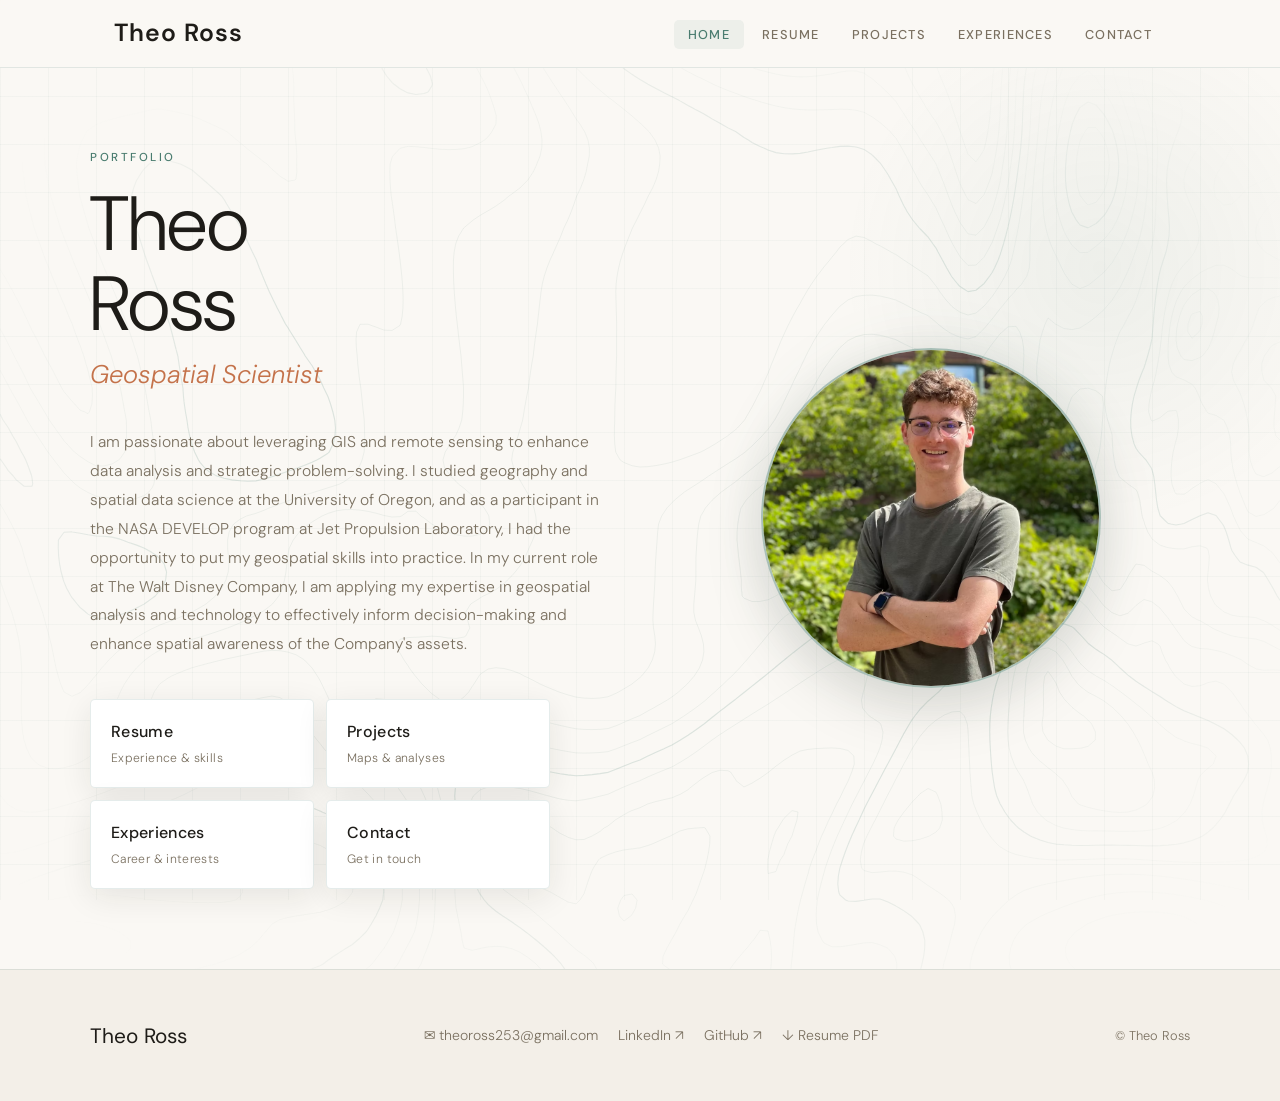
<file: index.html>
<!DOCTYPE html>
<html lang="en">
<head>
  <meta charset="UTF-8">
  <meta name="viewport" content="width=device-width, initial-scale=1">
  <title>Theo Ross | Geospatial Scientist</title>
  <meta name="description" content="The online portfolio of Theo Ross showcasing relevant experiences and interests related to geography and spatial data science.">
  <meta property="og:title" content="Theo Ross | Geospatial Scientist">
  <meta property="og:description" content="The online portfolio of Theo Ross showcasing relevant experiences and interests related to geography and spatial data science.">
  <meta property="og:type" content="website">
  <meta name="keywords" content="Theo Ross, geospatial scientist, GIS, remote sensing, spatial data science, University of Oregon, NASA DEVELOP, JPL, Walt Disney Company">
  <meta name="author" content="Theo Ross">
  <meta property="og:url" content="https://theosross.github.io/theo-ross-portfolio/">
  <link rel="stylesheet" href="css/style.css">
</head>
<body>

  <!-- Navigation -->
  <nav class="navbar">
    <div class="nav-container">
      <a href="index.html" class="nav-brand">Theo Ross</a>
      <button class="nav-toggle" aria-label="Toggle navigation">
        <span></span><span></span><span></span>
      </button>
      <ul class="nav-links">
        <li><a href="index.html">Home</a></li>
        <li><a href="resume.html">Resume</a></li>
        <li><a href="projects.html">Projects</a></li>
        <li><a href="experiences.html">Experiences</a></li>
        <li><a href="contact.html">Contact</a></li>
      </ul>
    </div>
  </nav>

  <div class="page-wrapper">

    <!-- Hero -->
    <section class="hero">
      <canvas class="hero-topo" id="hero-topo" aria-hidden="true"></canvas>
      <div class="hero-inner">
        <div class="hero-text">
          <p class="hero-eyebrow">Portfolio</p>
          <h1 class="hero-name">Theo<br>Ross</h1>
          <p class="hero-title">Geospatial Scientist</p>
          <p class="hero-desc">
            I am passionate about leveraging GIS and remote sensing to enhance data analysis
            and strategic problem-solving. I studied geography and spatial data science at the
            University of Oregon, and as a participant in the NASA DEVELOP program at Jet
            Propulsion Laboratory, I had the opportunity to put my geospatial skills into
            practice. In my current role at The Walt Disney Company, I am applying my expertise
            in geospatial analysis and technology to effectively inform decision-making and
            enhance spatial awareness of the Company's assets.
          </p>
          <div class="hero-actions">
            <div class="hero-nav-grid">
              <a href="resume.html" class="hero-nav-card">
                <span class="hero-nav-label">Resume</span>
                <span class="hero-nav-desc">Experience &amp; skills</span>
              </a>
              <a href="projects.html" class="hero-nav-card">
                <span class="hero-nav-label">Projects</span>
                <span class="hero-nav-desc">Maps &amp; analyses</span>
              </a>
              <a href="experiences.html" class="hero-nav-card">
                <span class="hero-nav-label">Experiences</span>
                <span class="hero-nav-desc">Career &amp; interests</span>
              </a>
              <a href="contact.html" class="hero-nav-card">
                <span class="hero-nav-label">Contact</span>
                <span class="hero-nav-desc">Get in touch</span>
              </a>
            </div>
          </div>
        </div>
        <div class="hero-image-wrap">
          <img
            class="hero-photo"
            src="assets\images\TheoRoss.avif"
            alt="Theo Ross"
            onerror="this.style.display='none'"
          >
        </div>
      </div>
    </section>

  </div><!-- /page-wrapper -->

  <!-- Footer -->
  <footer>
    <div class="footer-inner">
      <span class="footer-brand">Theo Ross</span>
      <div class="footer-links">
        <a href="mailto:theoross253@gmail.com">✉ theoross253@gmail.com</a>
        <a href="https://www.linkedin.com/in/theo-ross-8b4376230" target="_blank" rel="noopener">LinkedIn ↗</a>
        <a href="https://github.com/theosross" target="_blank" rel="noopener">GitHub ↗</a>
        <a href="assets/TheoRoss_Resume.pdf" target="_blank">↓ Resume PDF</a>
      </div>
      <span class="footer-copy">© Theo Ross</span>
    </div>
  </footer>

  <button id="back-top" aria-label="Back to top">↑</button>
  <script src="js/main.js"></script>
  <script src="js/topo-bg.js"></script>
</body>
</html>
</file>
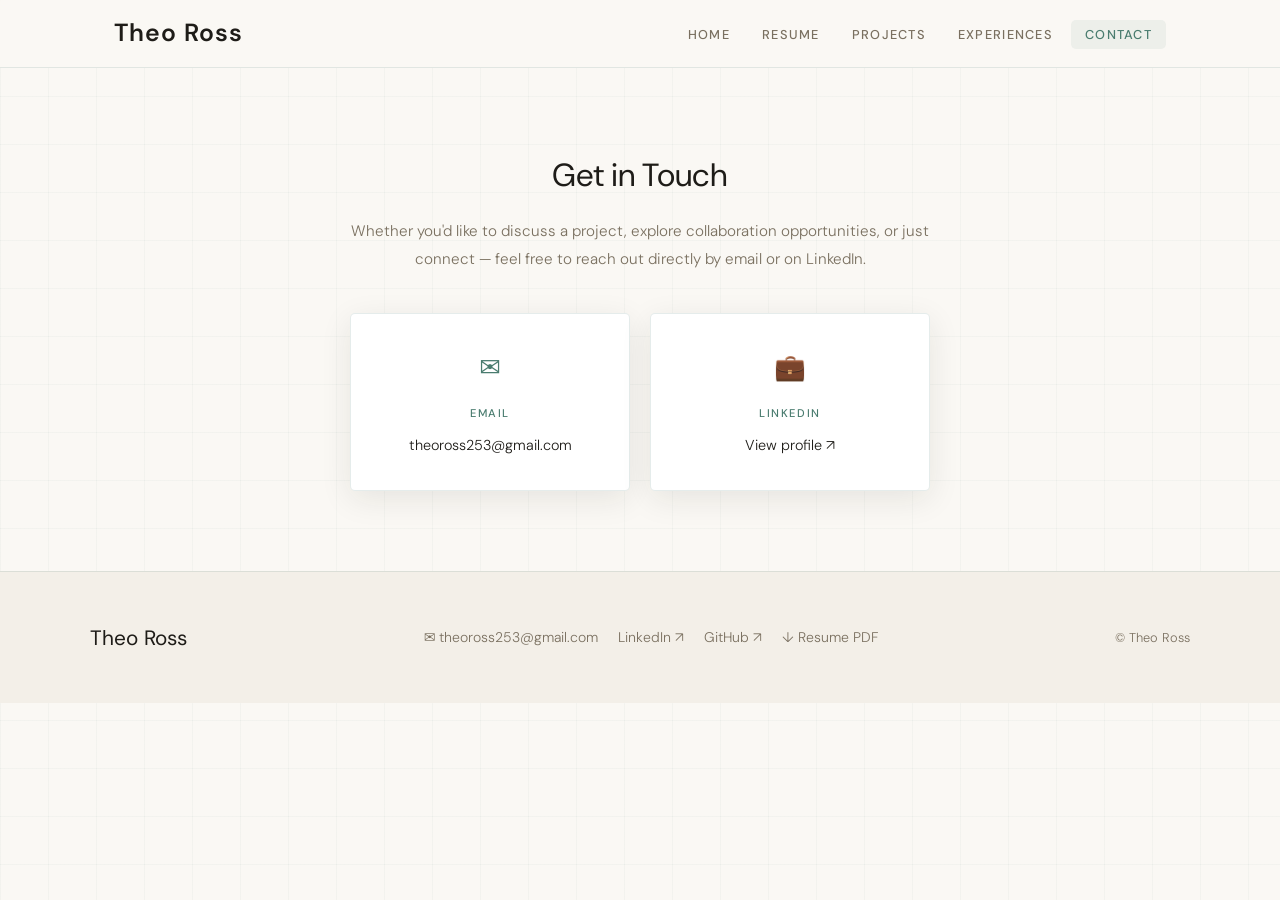
<file: contact.html>
<!DOCTYPE html>
<html lang="en">
<head>
  <meta charset="UTF-8">
  <meta name="viewport" content="width=device-width, initial-scale=1">
  <title>Contact | Theo Ross</title>
  <meta name="description" content="Get in touch with Theo Ross — Geospatial Scientist.">
  <link rel="stylesheet" href="css/style.css">
</head>
<body>

  <!-- Navigation -->
  <nav class="navbar">
    <div class="nav-container">
      <a href="index.html" class="nav-brand">Theo Ross</a>
      <button class="nav-toggle" aria-label="Toggle navigation">
        <span></span><span></span><span></span>
      </button>
      <ul class="nav-links">
        <li><a href="index.html">Home</a></li>
        <li><a href="resume.html">Resume</a></li>
        <li><a href="projects.html">Projects</a></li>
        <li><a href="experiences.html">Experiences</a></li>
        <li><a href="contact.html">Contact</a></li>
      </ul>
    </div>
  </nav>

  <div class="page-wrapper">

    <section class="section">
      <div class="section-inner">
        <div class="contact-centered reveal">
          <h2>Get in Touch</h2>
          <p>
            Whether you'd like to discuss a project, explore collaboration opportunities,
            or just connect — feel free to reach out directly by email or on LinkedIn.
          </p>
          <div class="contact-cards">
            <a href="mailto:theoross253@gmail.com" class="contact-card">
              <span class="contact-card-icon">✉</span>
              <span class="contact-card-label">Email</span>
              <span class="contact-card-value">theoross253@gmail.com</span>
            </a>
            <a href="https://www.linkedin.com/in/theo-ross-8b4376230" target="_blank" rel="noopener" class="contact-card">
              <span class="contact-card-icon">💼</span>
              <span class="contact-card-label">LinkedIn</span>
              <span class="contact-card-value">View profile ↗</span>
            </a>
          </div>
        </div>
      </div>
    </section>

  </div><!-- /page-wrapper -->

  <footer>
    <div class="footer-inner">
      <span class="footer-brand">Theo Ross</span>
      <div class="footer-links">
        <a href="mailto:theoross253@gmail.com">✉ theoross253@gmail.com</a>
        <a href="https://www.linkedin.com/in/theo-ross-8b4376230" target="_blank" rel="noopener">LinkedIn ↗</a>
        <a href="https://github.com/theosross" target="_blank" rel="noopener">GitHub ↗</a>
        <a href="assets/TheoRoss_Resume.pdf" target="_blank">↓ Resume PDF</a>
      </div>
      <span class="footer-copy">© Theo Ross</span>
    </div>
  </footer>

  <button id="back-top" aria-label="Back to top">↑</button>
  <script src="js/main.js"></script>
</body>
</html>
</file>
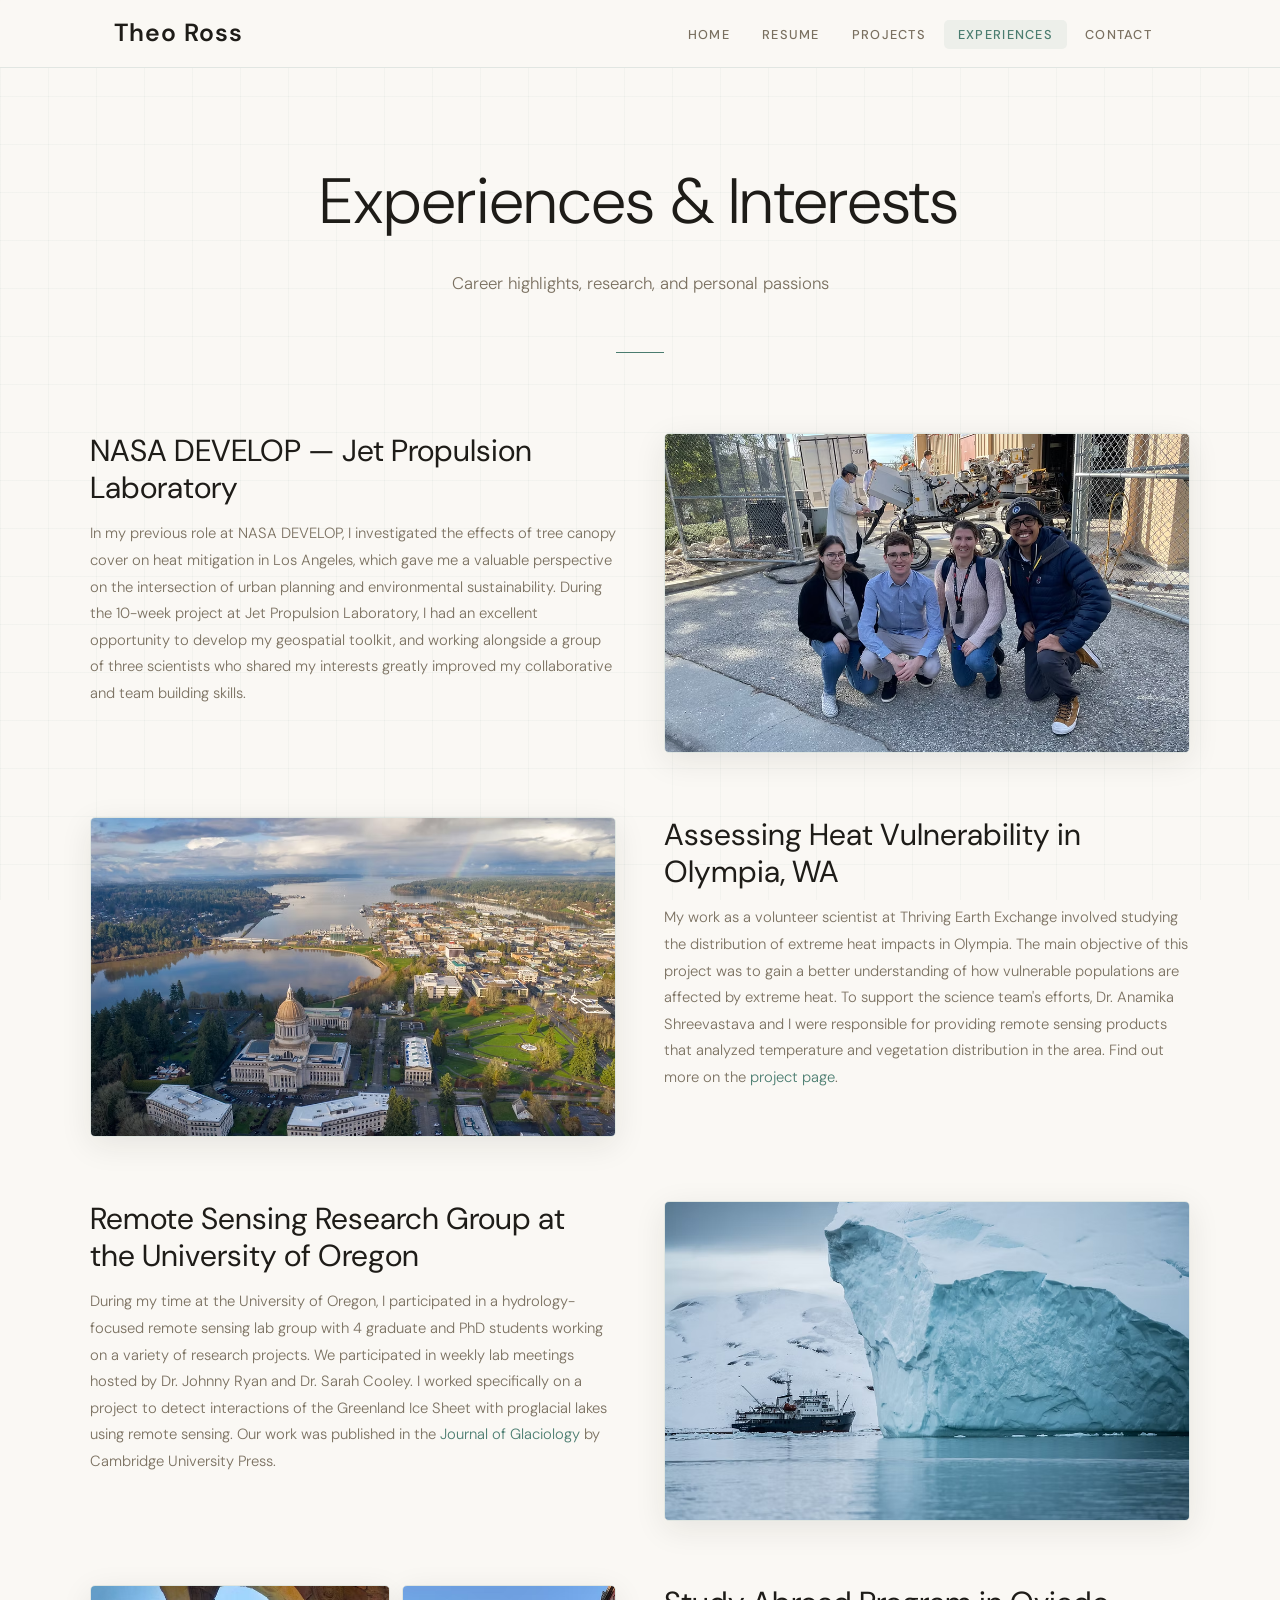
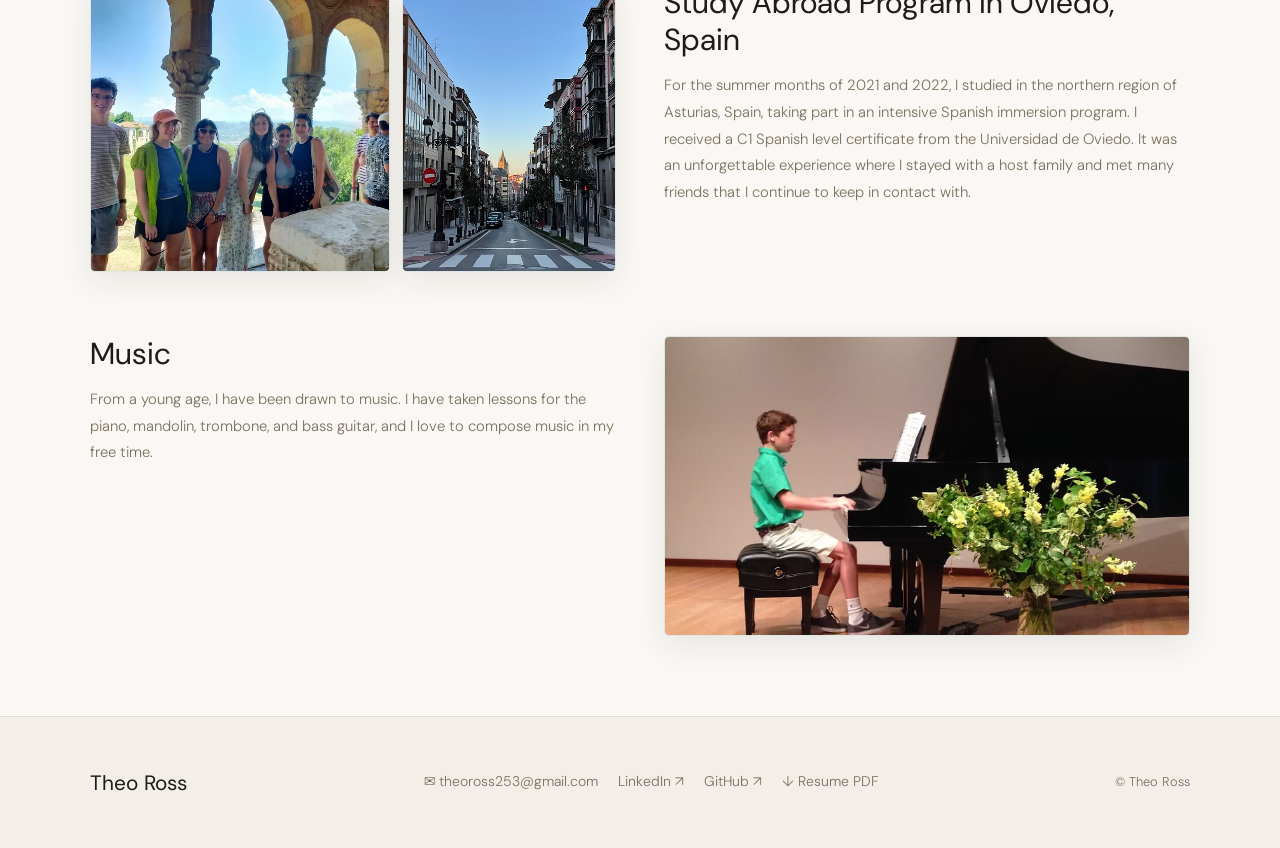
<file: experiences.html>
<!DOCTYPE html>
<html lang="en">
<head>
  <meta charset="UTF-8">
  <meta name="viewport" content="width=device-width, initial-scale=1">
  <title>Experiences | Theo Ross</title>
  <meta name="description" content="Learn more about the unique experiences throughout my developing career.">
  <link rel="stylesheet" href="css/style.css">
</head>
<body>

  <!-- Navigation -->
  <nav class="navbar">
    <div class="nav-container">
      <a href="index.html" class="nav-brand">Theo Ross</a>
      <button class="nav-toggle" aria-label="Toggle navigation">
        <span></span><span></span><span></span>
      </button>
      <ul class="nav-links">
        <li><a href="index.html">Home</a></li>
        <li><a href="resume.html">Resume</a></li>
        <li><a href="projects.html">Projects</a></li>
        <li><a href="experiences.html">Experiences</a></li>
        <li><a href="contact.html">Contact</a></li>
      </ul>
    </div>
  </nav>

  <div class="page-wrapper">

    <div class="page-hero">
      <h1>Experiences &amp; Interests</h1>
      <p>Career highlights, research, and personal passions</p>
    </div>

    <section class="section">
      <div class="section-inner">
        <div class="experiences-list">

          <!-- NASA DEVELOP -->
          <div class="exp-item reveal">
            <div class="exp-text">
              <h2>NASA DEVELOP — Jet Propulsion Laboratory</h2>
              <p>
                In my previous role at NASA DEVELOP, I investigated the effects of tree canopy
                cover on heat mitigation in Los Angeles, which gave me a valuable perspective on
                the intersection of urban planning and environmental sustainability. During the
                10-week project at Jet Propulsion Laboratory, I had an excellent opportunity to
                develop my geospatial toolkit, and working alongside a group of three scientists
                who shared my interests greatly improved my collaborative and team building skills.
              </p>
            </div>
            <div class="exp-media">
              <img
                src="assets/images/jpl.avif"
                alt="NASA DEVELOP team at Jet Propulsion Laboratory"
                style="max-height: 320px;"
              >
            </div>
          </div>

          <!-- Olympia Heat -->
          <div class="exp-item reveal" style="direction: rtl;">
            <div class="exp-text" style="direction: ltr;">
              <h2>Assessing Heat Vulnerability in Olympia, WA</h2>
              <p>
                My work as a volunteer scientist at Thriving Earth Exchange involved studying
                the distribution of extreme heat impacts in Olympia. The main objective of this
                project was to gain a better understanding of how vulnerable populations are
                affected by extreme heat. To support the science team's efforts, Dr. Anamika
                Shreevastava and I were responsible for providing remote sensing products that
                analyzed temperature and vegetation distribution in the area. Find out more on
                the <a href="https://thrivingearthexchange.org/project/olympia-wa/" target="_blank" rel="noopener">project page</a>.
              </p>
            </div>
            <div class="exp-media" style="direction: ltr;">
              <img
                src="assets/images/Olympia_Heat.avif"
                alt="Olympia heat vulnerability remote sensing analysis"
                style="max-height: 320px;"
              >
            </div>
          </div>

          <!-- Remote Sensing Research Group -->
          <div class="exp-item reveal">
            <div class="exp-text">
              <h2>Remote Sensing Research Group at the University of Oregon</h2>
              <p>
                During my time at the University of Oregon, I participated in a hydrology-focused
                remote sensing lab group with 4 graduate and PhD students working on a variety of
                research projects. We participated in weekly lab meetings hosted by Dr. Johnny Ryan
                and Dr. Sarah Cooley. I worked specifically on a project to detect interactions of
                the Greenland Ice Sheet with proglacial lakes using remote sensing. Our work was
                published in the <a href="https://www.cambridge.org/core/journals/journal-of-glaciology/article/retreat-of-the-greenland-ice-sheet-leads-to-divergent-patterns-of-reconfiguration-at-its-freshwater-and-tidewater-margins/D8080150A4D8C6BD8C44BBA26347B661" target="_blank" rel="noopener">Journal of Glaciology</a> by Cambridge University Press.
              </p>
            </div>
            <div class="exp-media">
              <img
                src="assets/images/Greenland.avif"
                alt="Greenland ice sheet and glacial lake research"
                style="max-height: 320px;"
              >
            </div>
          </div>

          <!-- Study Abroad -->
          <div class="exp-item reveal" style="direction: rtl;">
            <div class="exp-text" style="direction: ltr;">
              <h2>Study Abroad Program in Oviedo, Spain</h2>
              <p>
                For the summer months of 2021 and 2022, I studied in the northern region of
                Asturias, Spain, taking part in an intensive Spanish immersion program. I received
                a C1 Spanish level certificate from the Universidad de Oviedo. It was an
                unforgettable experience where I stayed with a host family and met many friends
                that I continue to keep in contact with.
              </p>
            </div>
            <div class="exp-media" style="direction: ltr;">
              <img
                src="assets/images/Spain1.avif"
                alt="Oviedo Spain study abroad"
                style="max-height: 300px; flex: 1.4;"
              >
              <img
                src="assets/images/Spain2.avif"
                alt="Oviedo Spain study abroad experience"
                style="max-height: 300px; flex: 1;"
              >
            </div>
          </div>

          <!-- Music -->
          <div class="exp-item reveal">
            <div class="exp-text">
              <h2>Music</h2>
              <p>
                From a young age, I have been drawn to music. I have taken lessons for the piano,
                mandolin, trombone, and bass guitar, and I love to compose music in my free time.
              </p>
            </div>
            <div class="exp-media">
              <img
                src="assets/images/Music.avif"
                alt="Music — young Theo at the piano"
                style="max-height: 300px;"
              >
            </div>
          </div>

        </div><!-- /experiences-list -->
      </div>
    </section>

  </div><!-- /page-wrapper -->

  <footer>
    <div class="footer-inner">
      <span class="footer-brand">Theo Ross</span>
      <div class="footer-links">
        <a href="mailto:theoross253@gmail.com">✉ theoross253@gmail.com</a>
        <a href="https://www.linkedin.com/in/theo-ross-8b4376230" target="_blank" rel="noopener">LinkedIn ↗</a>
        <a href="https://github.com/theosross" target="_blank" rel="noopener">GitHub ↗</a>
        <a href="assets/TheoRoss_Resume.pdf" target="_blank">↓ Resume PDF</a>
      </div>
      <span class="footer-copy">© Theo Ross</span>
    </div>
  </footer>

  <button id="back-top" aria-label="Back to top">↑</button>
  <script src="js/main.js"></script>
</body>
</html>
</file>
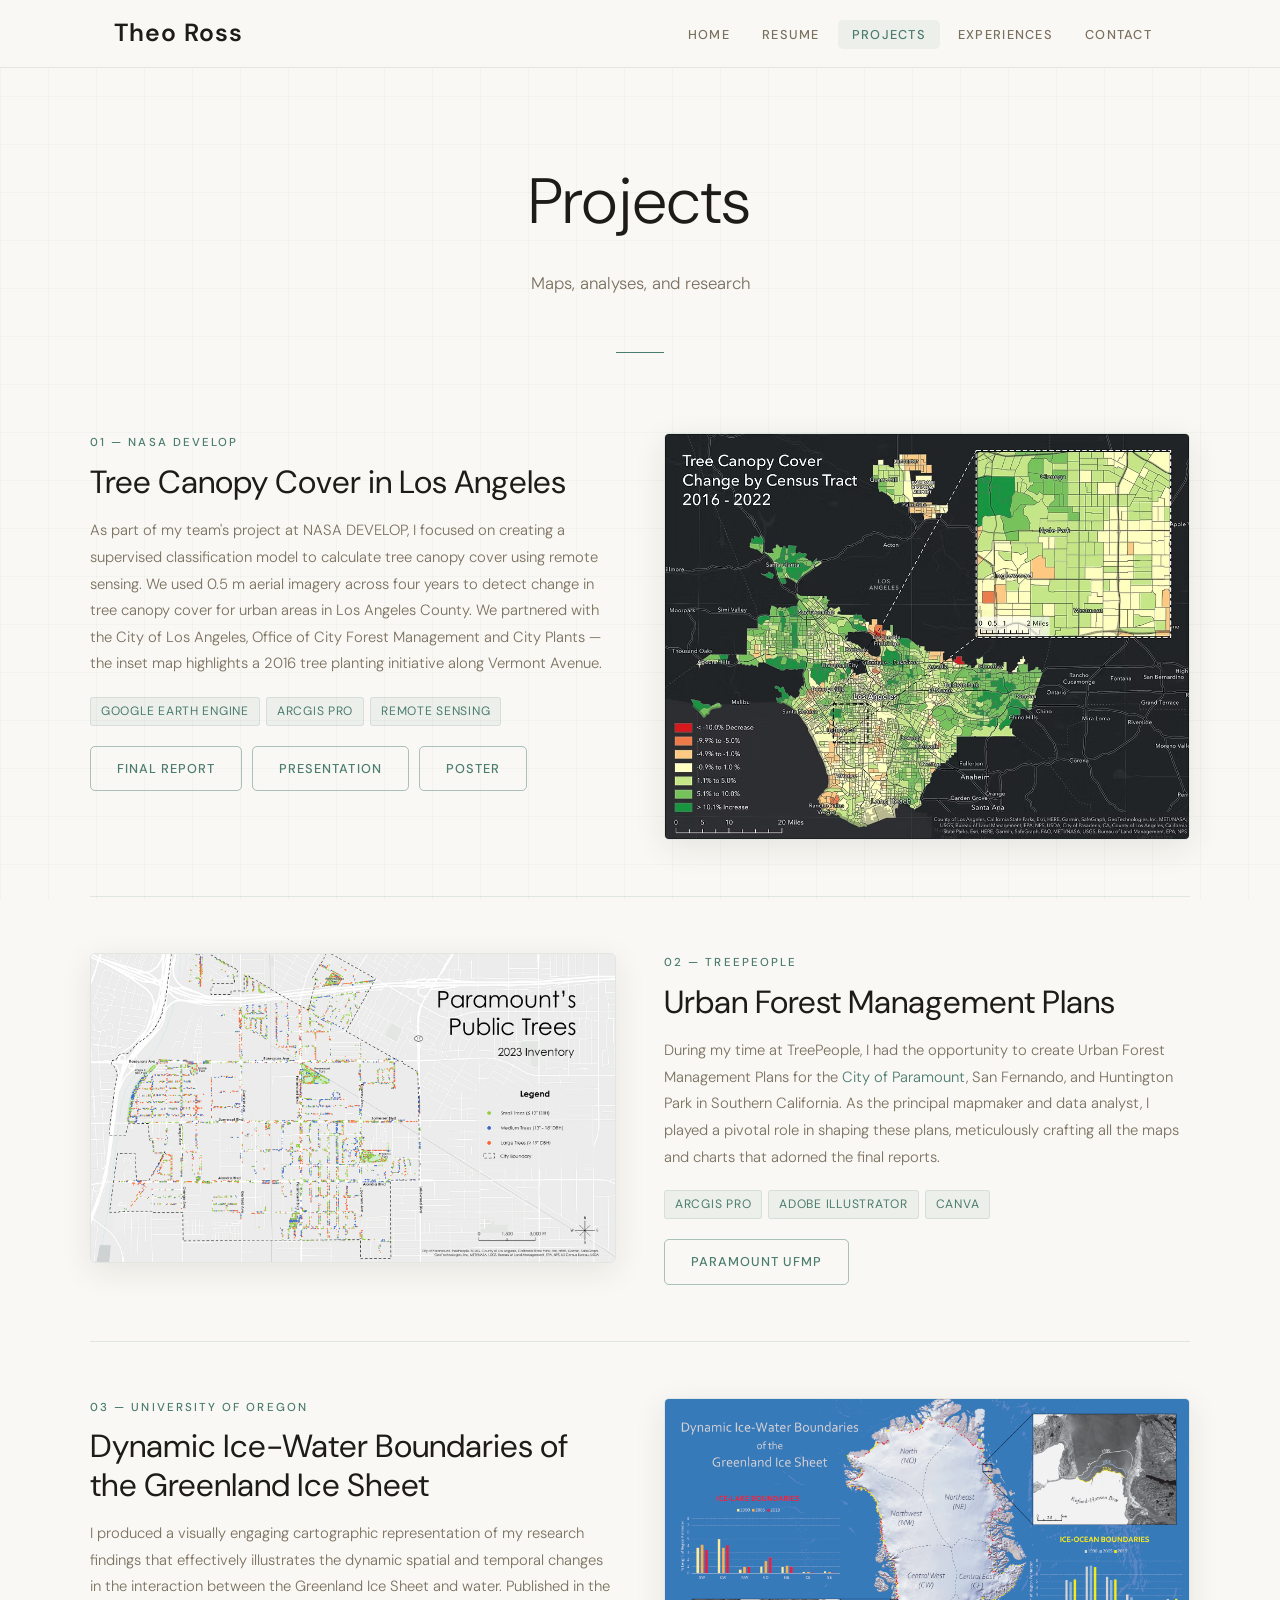
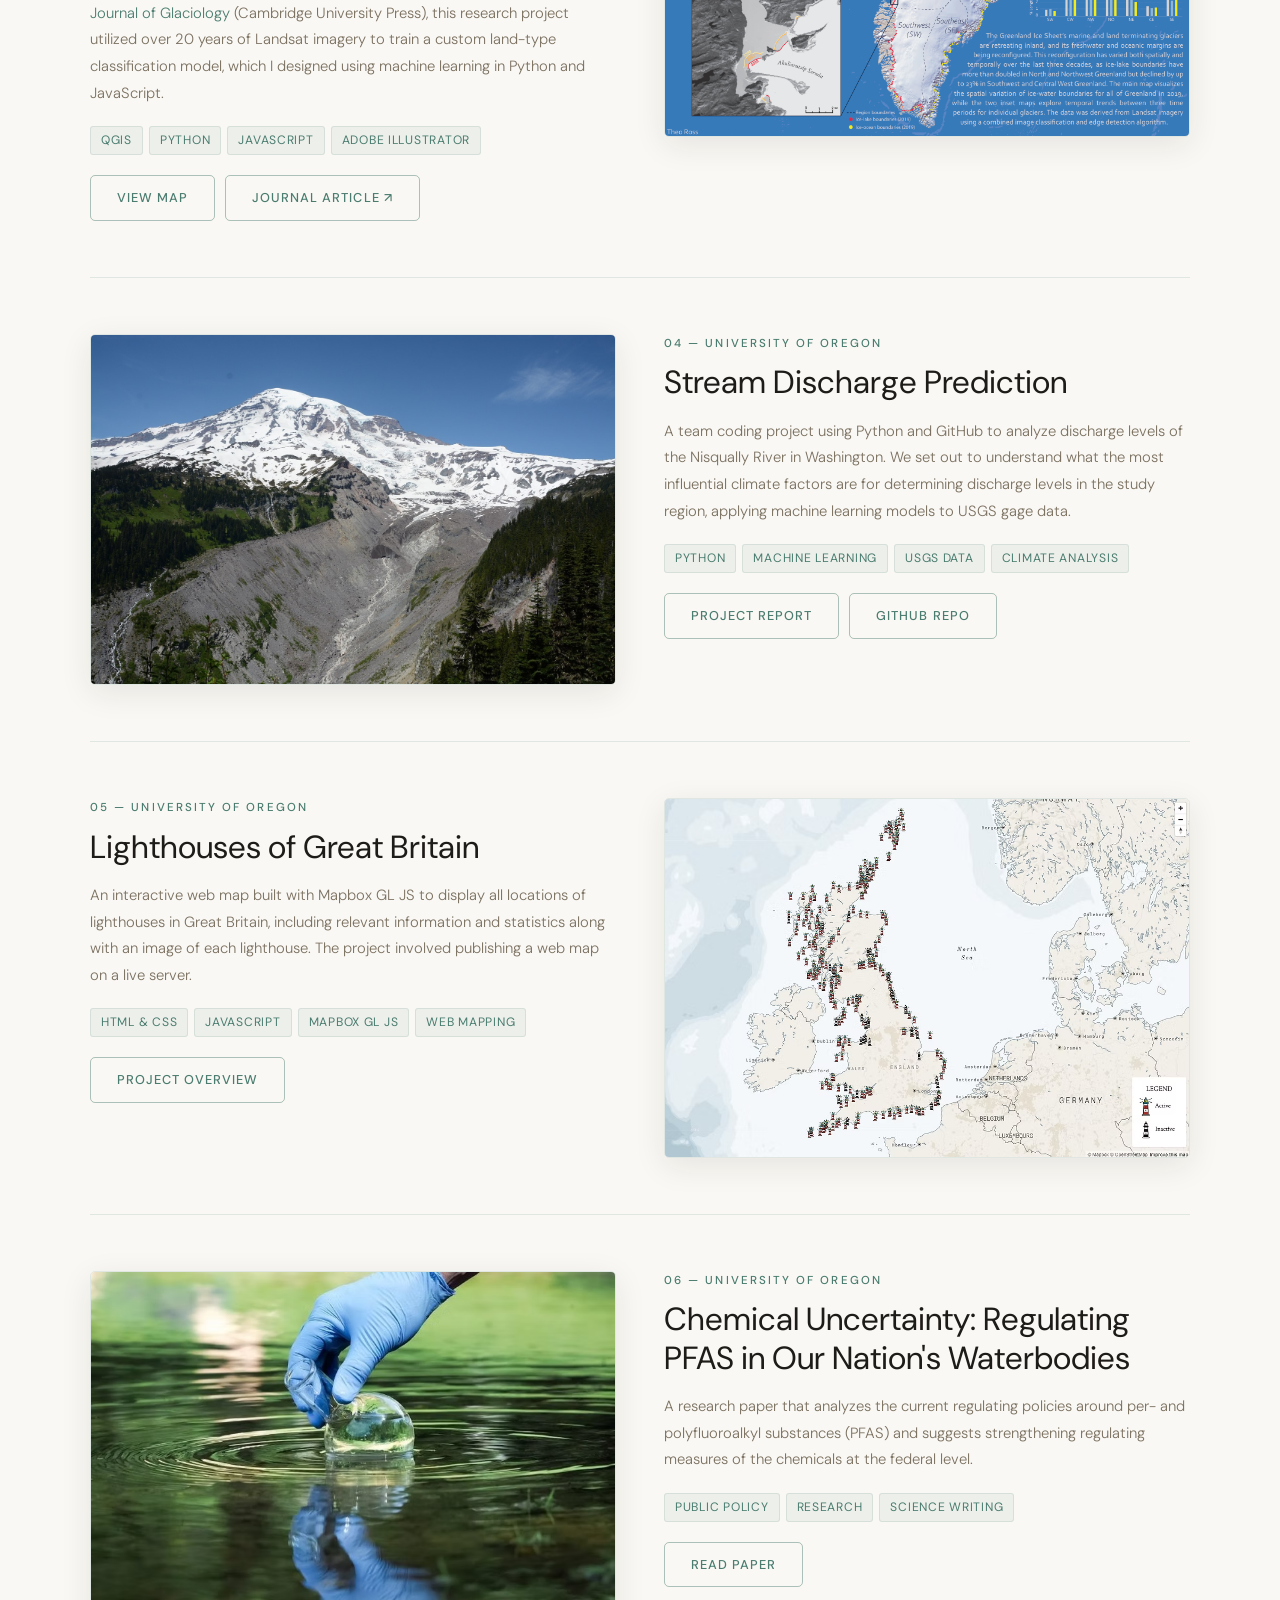
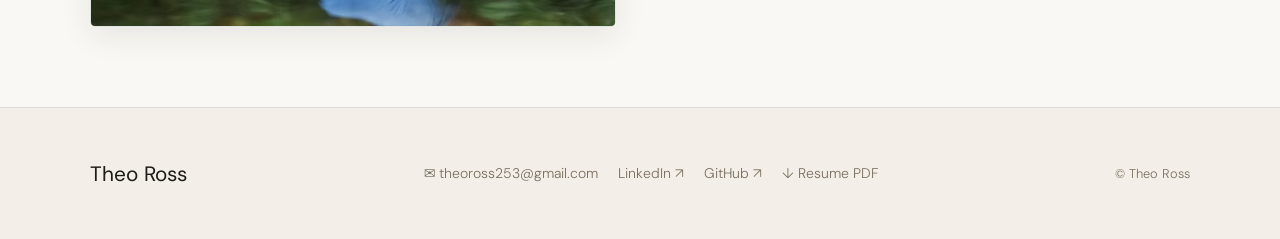
<file: projects.html>
<!DOCTYPE html>
<html lang="en">
<head>
  <meta charset="UTF-8">
  <meta name="viewport" content="width=device-width, initial-scale=1">
  <title>Projects | Theo Ross</title>
  <meta name="description" content="Geospatial projects by Theo Ross including remote sensing, GIS analysis, cartography, and data science work.">
  <link rel="stylesheet" href="css/style.css">
</head>
<body>

  <!-- Navigation -->
  <nav class="navbar">
    <div class="nav-container">
      <a href="index.html" class="nav-brand">Theo Ross</a>
      <button class="nav-toggle" aria-label="Toggle navigation">
        <span></span><span></span><span></span>
      </button>
      <ul class="nav-links">
        <li><a href="index.html">Home</a></li>
        <li><a href="resume.html">Resume</a></li>
        <li><a href="projects.html">Projects</a></li>
        <li><a href="experiences.html">Experiences</a></li>
        <li><a href="contact.html">Contact</a></li>
      </ul>
    </div>
  </nav>

  <div class="page-wrapper">

    <div class="page-hero">
      <h1>Projects</h1>
      <p>Maps, analyses, and research</p>
    </div>

    <section class="section">
      <div class="section-inner">
        <div class="projects-list">

          <!-- Project 1 -->
          <div class="project-item reveal">
            <div class="project-text">
              <span class="project-num">01 — NASA DEVELOP</span>
              <h2>Tree Canopy Cover in Los Angeles</h2>
              <p>
                As part of my team's project at NASA DEVELOP, I focused on creating a supervised
                classification model to calculate tree canopy cover using remote sensing. We used
                0.5 m aerial imagery across four years to detect change in tree canopy cover for
                urban areas in Los Angeles County. We partnered with the City of Los Angeles,
                Office of City Forest Management and City Plants — the inset map highlights a
                2016 tree planting initiative along Vermont Avenue.
              </p>
              <div class="project-skills">
                <span class="project-skill">Google Earth Engine</span>
                <span class="project-skill">ArcGIS Pro</span>
                <span class="project-skill">Remote Sensing</span>
              </div>
              <div class="project-links">
                <a href="assets/develop_final_report.pdf" class="btn btn-outline" target="_blank">Final Report</a>
                <a href="assets/develop_presentation.pdf" class="btn btn-outline" target="_blank">Presentation</a>
                <a href="assets/develop_poster.pdf" class="btn btn-outline" target="_blank">Poster</a>
              </div>
            </div>
            <div class="project-media">
              <img
                src="assets\images\tree_canopy_cover_change_2016-2022.avif"
                alt="Tree Canopy Cover classification map of Los Angeles"
              >
            </div>
          </div>

          <!-- Project 2 -->
          <div class="project-item reverse reveal">
            <div class="project-text">
              <span class="project-num">02 — TreePeople</span>
              <h2>Urban Forest Management Plans</h2>
              <p>
                During my time at TreePeople, I had the opportunity to create Urban Forest
                Management Plans for the
                <a href="https://paramountenvironment.org/about/urban-forest-management-plan/" target="_blank" rel="noopener">City of Paramount</a>,
                San Fernando, and Huntington Park in Southern California. As the principal
                mapmaker and data analyst, I played a pivotal role in shaping these plans,
                meticulously crafting all the maps and charts that adorned the final reports.
              </p>
              <div class="project-skills">
                <span class="project-skill">ArcGIS Pro</span>
                <span class="project-skill">Adobe Illustrator</span>
                <span class="project-skill">Canva</span>
              </div>
              <div class="project-links">
                <a href="assets/treepeople_paramount_ufmp.pdf" class="btn btn-outline" target="_blank">Paramount UFMP</a>
              </div>
            </div>
            <div class="project-media">
              <img
                src="assets/images/paramount_ufmp.png"
                alt="Urban Forest Management Plan map"
              >
            </div>
          </div>

          <!-- Project 3 -->
          <div class="project-item reveal">
            <div class="project-text">
              <span class="project-num">03 — University of Oregon</span>
              <h2>Dynamic Ice-Water Boundaries of the Greenland Ice Sheet</h2>
              <p>
                I produced a visually engaging cartographic representation of my research
                findings that effectively illustrates the dynamic spatial and temporal changes
                in the interaction between the Greenland Ice Sheet and water. Published in the 
                <a href="https://www.cambridge.org/core/journals/journal-of-glaciology/article/retreat-of-the-greenland-ice-sheet-leads-to-divergent-patterns-of-reconfiguration-at-its-freshwater-and-tidewater-margins/D8080150A4D8C6BD8C44BBA26347B661" target="_blank" rel="noopener">Journal of Glaciology</a> 
                (Cambridge University Press), this research project utilized over 20 years of Landsat 
                imagery to train a custom land-type classification model, which I designed using machine learning in Python and JavaScript.
              </p>
              <div class="project-skills">
                <span class="project-skill">QGIS</span>
                <span class="project-skill">Python</span>
                <span class="project-skill">JavaScript</span>
                <span class="project-skill">Adobe Illustrator</span>
              </div>
              <div class="project-links">
                <a href="assets/greenland_ice_water_boundaries.pdf" class="btn btn-outline" target="_blank">View Map</a>
                <a href="https://www.cambridge.org/core/journals/journal-of-glaciology/article/retreat-of-the-greenland-ice-sheet-leads-to-divergent-patterns-of-reconfiguration-at-its-freshwater-and-tidewater-margins/D8080150A4D8C6BD8C44BBA26347B661" class="btn btn-outline" target="_blank">Journal Article ↗</a>
              </div>
            </div>
            <div class="project-media">
              <a href="assets/greenland_ice_water_boundaries.pdf" target="_blank">
                <img
                  src="assets/images/greenland_ice-water_boundaries_map.png"
                  alt="Greenland Ice Sheet ice-water boundary map"
                >
              </a>
            </div>
          </div>

          <!-- Project 4 -->
          <div class="project-item reverse reveal">
            <div class="project-text">
              <span class="project-num">04 — University of Oregon</span>
              <h2>Stream Discharge Prediction</h2>
              <p>
                A team coding project using Python and GitHub to analyze discharge levels of
                the Nisqually River in Washington. We set out to understand what the most
                influential climate factors are for determining discharge levels in the study
                region, applying machine learning models to USGS gage data.
              </p>
              <div class="project-skills">
                <span class="project-skill">Python</span>
                <span class="project-skill">Machine Learning</span>
                <span class="project-skill">USGS Data</span>
                <span class="project-skill">Climate Analysis</span>
              </div>
              <div class="project-links">
                <a href="assets/stream_discharge_report.pdf" class="btn btn-outline" target="_blank">Project Report</a>
                <a href="https://github.com/ianvd/gage-guesser" class="btn btn-outline" target="_blank">GitHub Repo</a>
              </div>
            </div>
            <div class="project-media">
              <img
                src="assets/images/MtRainier.jpeg"
                alt="Mount Rainier and the Nisqually River watershed"
              >
            </div>
          </div>

          <!-- Project 5 -->
          <div class="project-item reveal">
            <div class="project-text">
              <span class="project-num">05 — University of Oregon</span>
              <h2>Lighthouses of Great Britain</h2>
              <p>
                An interactive web map built with Mapbox GL JS to display all locations of
                lighthouses in Great Britain, including relevant information and statistics
                along with an image of each lighthouse. The project involved publishing
                a web map on a live server.
              </p>
              <div class="project-skills">
                <span class="project-skill">HTML &amp; CSS</span>
                <span class="project-skill">JavaScript</span>
                <span class="project-skill">Mapbox GL JS</span>
                <span class="project-skill">Web Mapping</span>
              </div>
              <div class="project-links">
                <a href="assets/lighthouses_of_great_britain_report.pdf" class="btn btn-outline" target="_blank">Project Overview</a>
              </div>
            </div>
            <div class="project-media">
              <img
                src="assets/images/lighthouses_of_great_britain.avif"
                alt="Lighthouses of Great Britain interactive web map"
              >
            </div>
          </div>

          <!-- Project 6 -->
          <div class="project-item reverse reveal">
            <div class="project-text">
              <span class="project-num">06 — University of Oregon</span>
              <h2>Chemical Uncertainty: Regulating PFAS in Our Nation's Waterbodies</h2>
              <p>
                A research paper that analyzes the current regulating policies around
                per- and polyfluoroalkyl substances (PFAS) and suggests strengthening
                regulating measures of the chemicals at the federal level.
              </p>
              <div class="project-skills">
                <span class="project-skill">Public Policy</span>
                <span class="project-skill">Research</span>
                <span class="project-skill">Science Writing</span>
              </div>
              <div class="project-links">
                <!-- No local PDF available for this one; keeping original link -->
                <a href="assets/PFAS_report.pdf" class="btn btn-outline" target="_blank">Read Paper</a>
              </div>
            </div>
            <div class="project-media">
              <img
                src="assets/images/pfas.avif"
                alt="PFAS chemical contamination in waterbodies"
              >
            </div>
          </div>

        </div><!-- /projects-list -->
      </div>
    </section>

  </div><!-- /page-wrapper -->

  <footer>
    <div class="footer-inner">
      <span class="footer-brand">Theo Ross</span>
      <div class="footer-links">
        <a href="mailto:theoross253@gmail.com">✉ theoross253@gmail.com</a>
        <a href="https://www.linkedin.com/in/theo-ross-8b4376230" target="_blank" rel="noopener">LinkedIn ↗</a>
        <a href="https://github.com/theosross" target="_blank" rel="noopener">GitHub ↗</a>
        <a href="assets/TheoRoss_Resume.pdf" target="_blank">↓ Resume PDF</a>
      </div>
      <span class="footer-copy">© Theo Ross</span>
    </div>
  </footer>

  <button id="back-top" aria-label="Back to top">↑</button>
  <script src="js/main.js"></script>
</body>
</html>
</file>
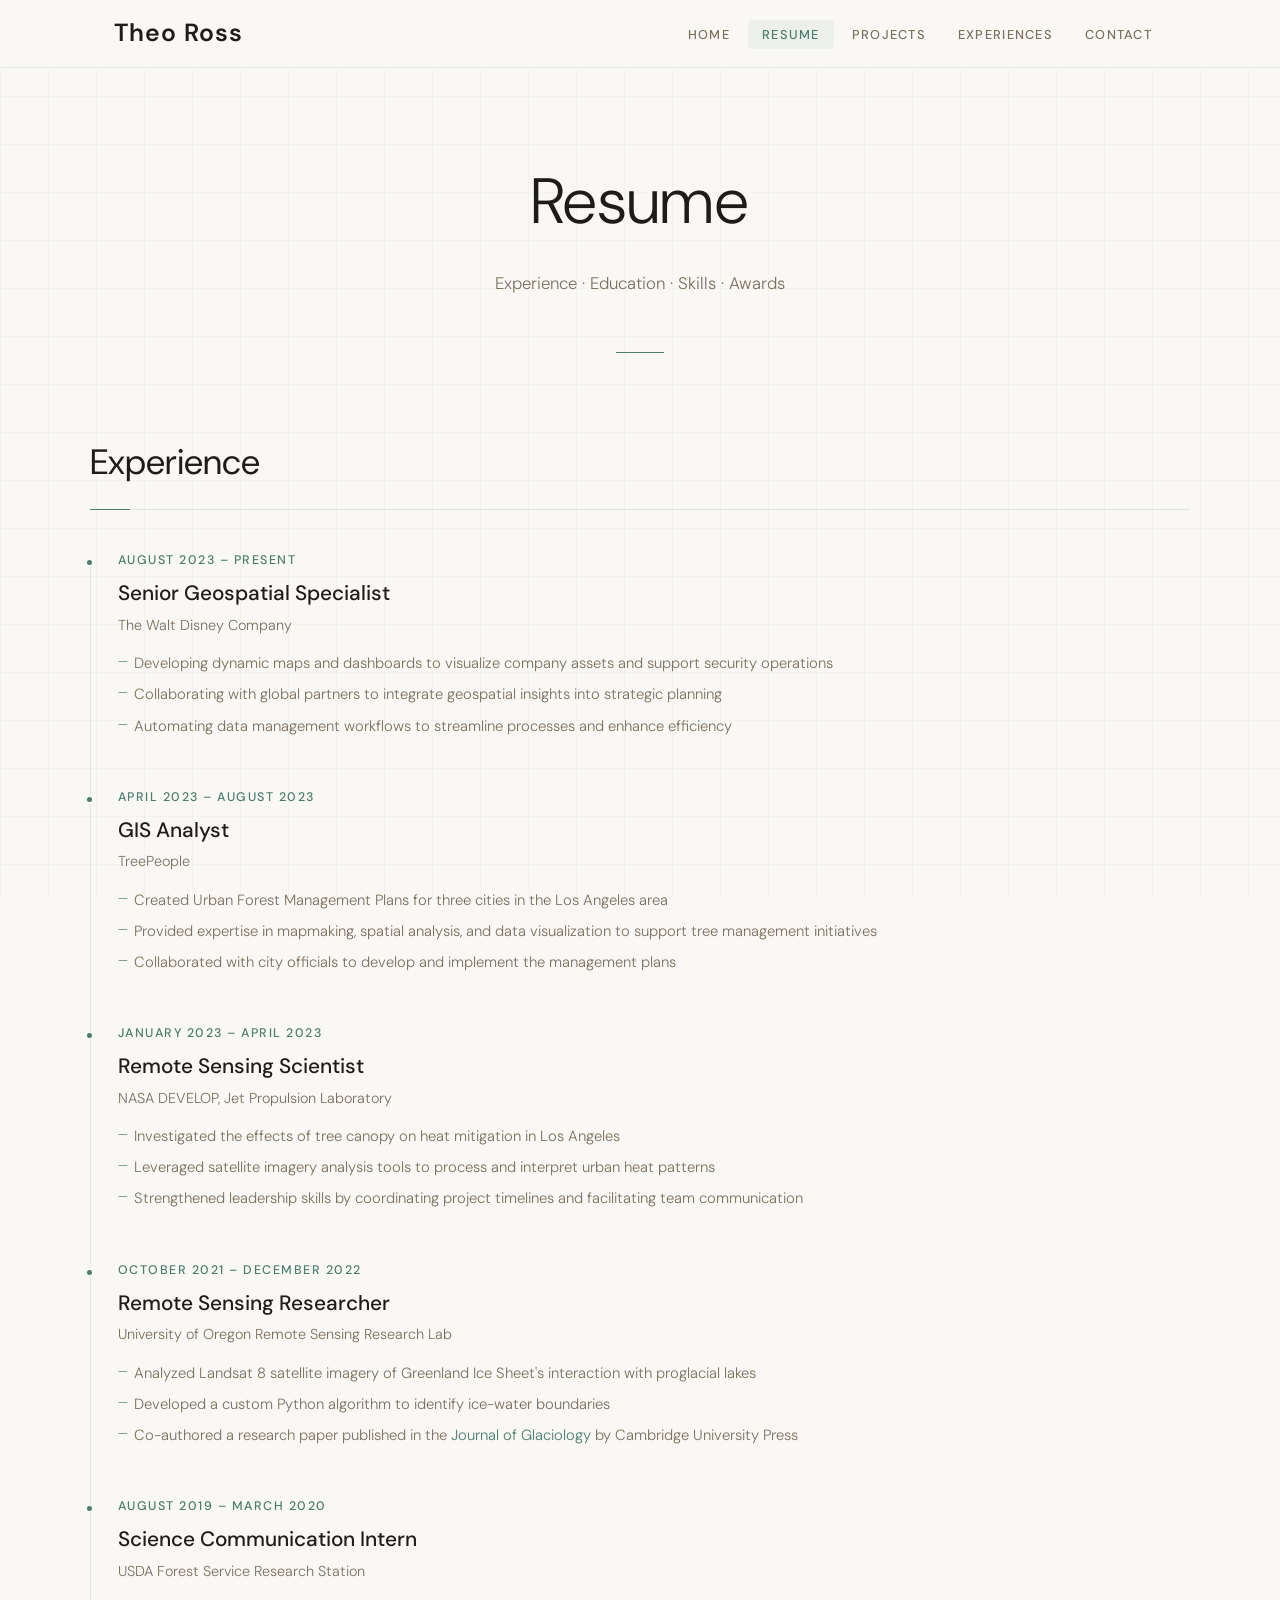
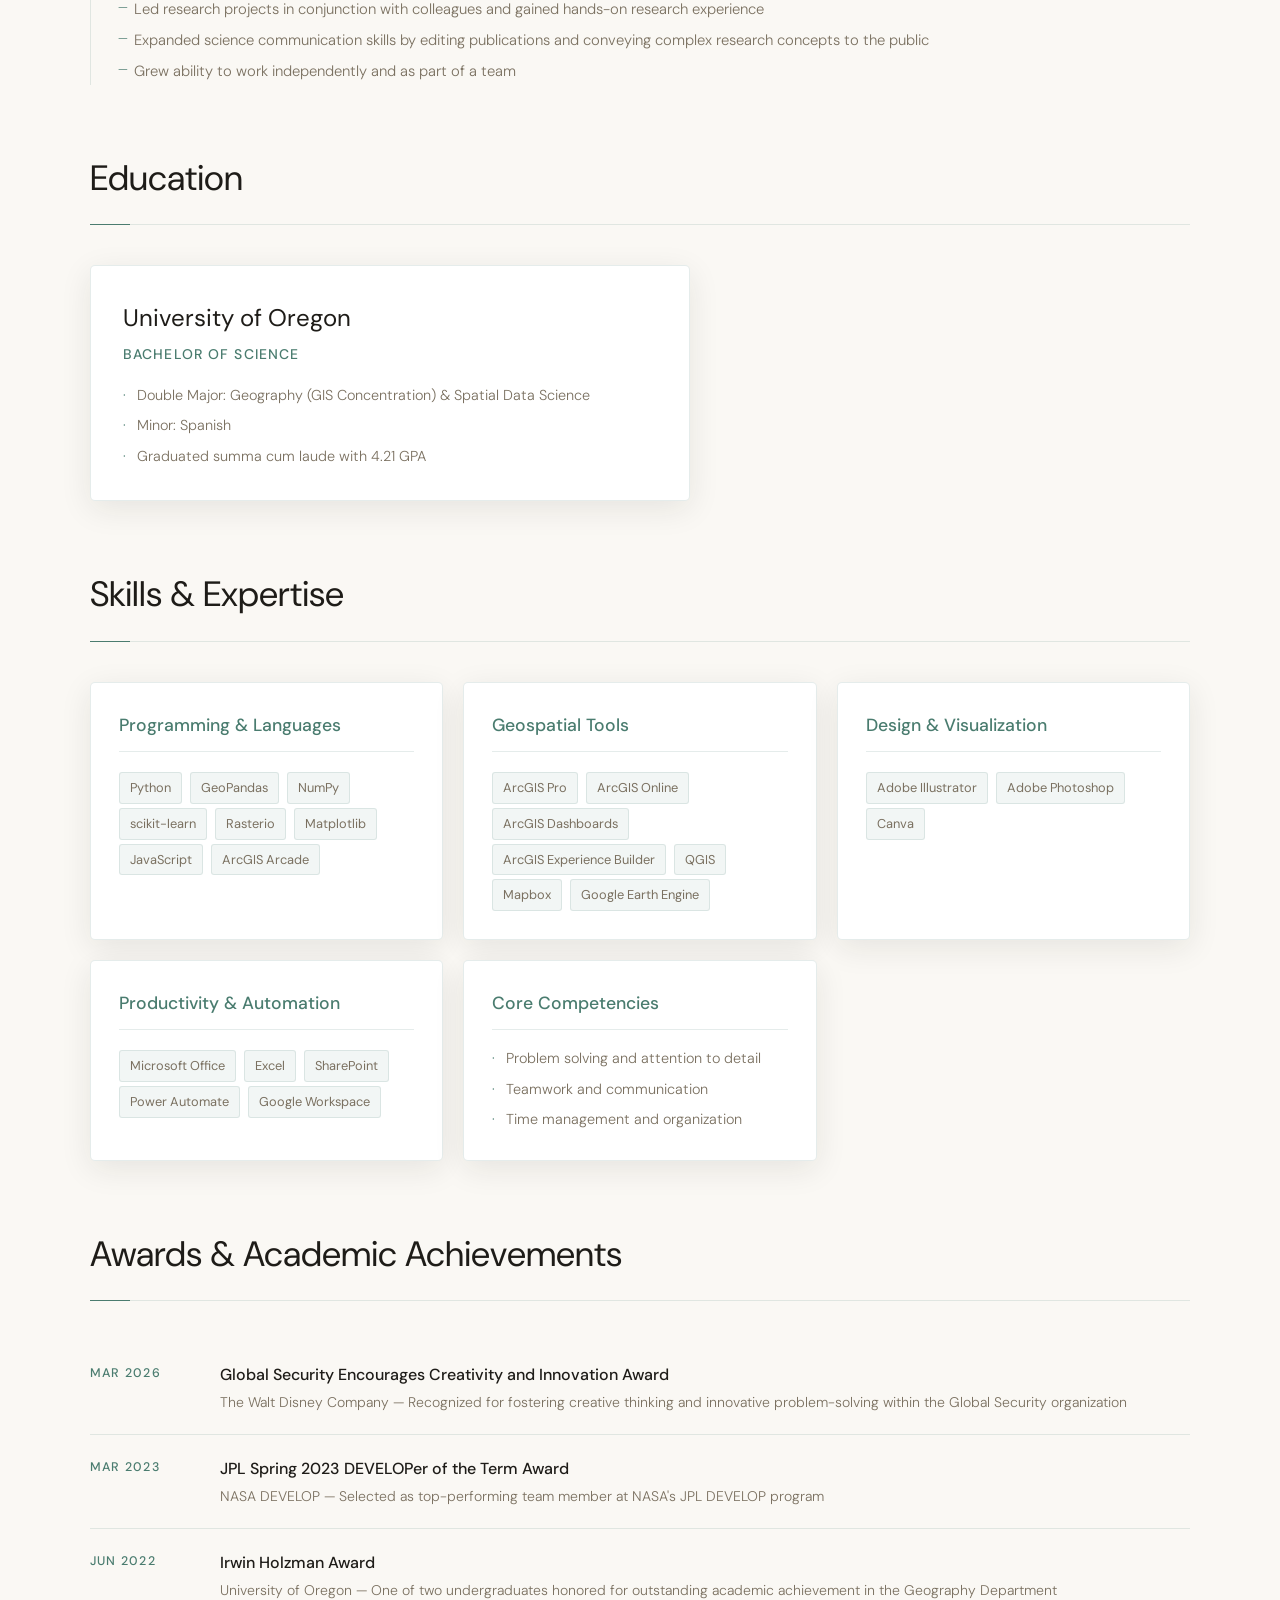
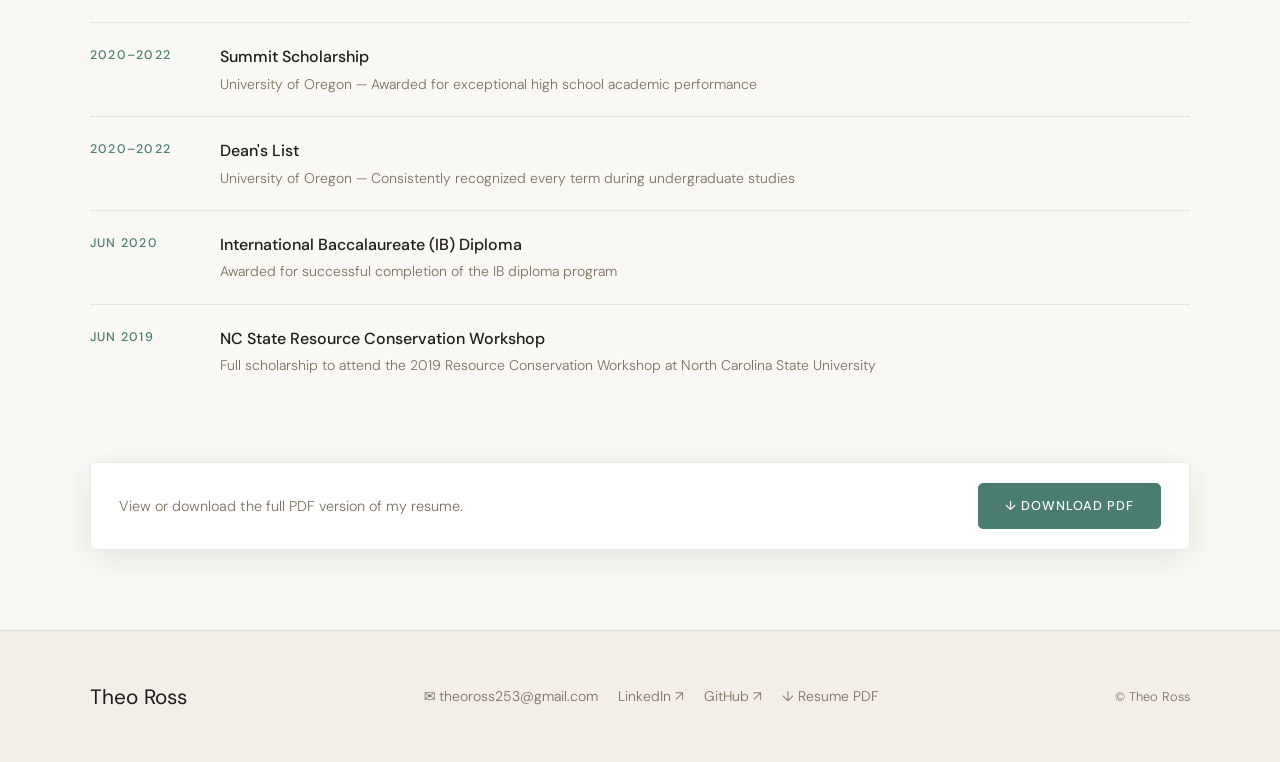
<file: resume.html>
<!DOCTYPE html>
<html lang="en">
<head>
  <meta charset="UTF-8">
  <meta name="viewport" content="width=device-width, initial-scale=1">
  <title>Resume | Theo Ross</title>
  <meta name="description" content="Resume of Theo Ross — Geospatial Scientist with experience at The Walt Disney Company, NASA DEVELOP, TreePeople, and the University of Oregon.">
  <link rel="stylesheet" href="css/style.css">
</head>
<body>

  <!-- Navigation -->
  <nav class="navbar">
    <div class="nav-container">
      <a href="index.html" class="nav-brand">Theo Ross</a>
      <button class="nav-toggle" aria-label="Toggle navigation">
        <span></span><span></span><span></span>
      </button>
      <ul class="nav-links">
        <li><a href="index.html">Home</a></li>
        <li><a href="resume.html">Resume</a></li>
        <li><a href="projects.html">Projects</a></li>
        <li><a href="experiences.html">Experiences</a></li>
        <li><a href="contact.html">Contact</a></li>
      </ul>
    </div>
  </nav>

  <div class="page-wrapper">

    <div class="page-hero">
      <h1>Resume</h1>
      <p>Experience · Education · Skills · Awards</p>
    </div>

    <section class="section">
      <div class="section-inner">

        <!-- Experience -->
        <h2 class="section-title reveal">Experience</h2>
        <div class="timeline reveal">

          <div class="timeline-item">
            <p class="timeline-date">August 2023 – Present</p>
            <p class="timeline-role">Senior Geospatial Specialist</p>
            <p class="timeline-org">The Walt Disney Company</p>
            <ul class="timeline-bullets">
              <li>Developing dynamic maps and dashboards to visualize company assets and support security operations</li>
              <li>Collaborating with global partners to integrate geospatial insights into strategic planning</li>
              <li>Automating data management workflows to streamline processes and enhance efficiency</li>
            </ul>
          </div>

          <div class="timeline-item">
            <p class="timeline-date">April 2023 – August 2023</p>
            <p class="timeline-role">GIS Analyst</p>
            <p class="timeline-org">TreePeople</p>
            <ul class="timeline-bullets">
              <li>Created Urban Forest Management Plans for three cities in the Los Angeles area</li>
              <li>Provided expertise in mapmaking, spatial analysis, and data visualization to support tree management initiatives</li>
              <li>Collaborated with city officials to develop and implement the management plans</li>
            </ul>
          </div>

          <div class="timeline-item">
            <p class="timeline-date">January 2023 – April 2023</p>
            <p class="timeline-role">Remote Sensing Scientist</p>
            <p class="timeline-org">NASA DEVELOP, Jet Propulsion Laboratory</p>
            <ul class="timeline-bullets">
              <li>Investigated the effects of tree canopy on heat mitigation in Los Angeles</li>
              <li>Leveraged satellite imagery analysis tools to process and interpret urban heat patterns</li>
              <li>Strengthened leadership skills by coordinating project timelines and facilitating team communication</li>
            </ul>
          </div>

          <div class="timeline-item">
            <p class="timeline-date">October 2021 – December 2022</p>
            <p class="timeline-role">Remote Sensing Researcher</p>
            <p class="timeline-org">University of Oregon Remote Sensing Research Lab</p>
            <ul class="timeline-bullets">
              <li>Analyzed Landsat 8 satellite imagery of Greenland Ice Sheet's interaction with proglacial lakes</li>
              <li>Developed a custom Python algorithm to identify ice-water boundaries</li>
              <li>Co-authored a research paper published in the <a href="https://www.cambridge.org/core/journals/journal-of-glaciology/article/retreat-of-the-greenland-ice-sheet-leads-to-divergent-patterns-of-reconfiguration-at-its-freshwater-and-tidewater-margins/D8080150A4D8C6BD8C44BBA26347B661" target="_blank" rel="noopener">Journal of Glaciology</a> by Cambridge University Press</li>
            </ul>
          </div>

          <div class="timeline-item">
            <p class="timeline-date">August 2019 – March 2020</p>
            <p class="timeline-role">Science Communication Intern</p>
            <p class="timeline-org">USDA Forest Service Research Station</p>
            <ul class="timeline-bullets">
              <li>Led research projects in conjunction with colleagues and gained hands-on research experience</li>
              <li>Expanded science communication skills by editing publications and conveying complex research concepts to the public</li>
              <li>Grew ability to work independently and as part of a team</li>
            </ul>
          </div>

        </div><!-- /timeline -->

        <!-- Education -->
        <h2 class="section-title reveal" style="margin-top:64px;">Education</h2>
        <div class="edu-card reveal">
          <h3>University of Oregon</h3>
          <p class="edu-degree">Bachelor of Science</p>
          <ul>
            <li>Double Major: Geography (GIS Concentration) &amp; Spatial Data Science</li>
            <li>Minor: Spanish</li>
            <li>Graduated summa cum laude with 4.21 GPA</li>
          </ul>
        </div>

        <!-- Skills -->
        <h2 class="section-title reveal" style="margin-top:64px;">Skills &amp; Expertise</h2>
        <div class="skills-grid">
          <div class="skill-group reveal">
            <h4>Programming &amp; Languages</h4>
            <div>
              <span class="skill-tag">Python</span>
              <span class="skill-tag">GeoPandas</span>
              <span class="skill-tag">NumPy</span>
              <span class="skill-tag">scikit-learn</span>
              <span class="skill-tag">Rasterio</span>
              <span class="skill-tag">Matplotlib</span>
              <span class="skill-tag">JavaScript</span>
              <span class="skill-tag">ArcGIS Arcade</span>
            </div>
          </div>
          <div class="skill-group reveal">
            <h4>Geospatial Tools</h4>
            <div>
              <span class="skill-tag">ArcGIS Pro</span>
              <span class="skill-tag">ArcGIS Online</span>
              <span class="skill-tag">ArcGIS Dashboards</span>
              <span class="skill-tag">ArcGIS Experience Builder</span>
              <span class="skill-tag">QGIS</span>
              <span class="skill-tag">Mapbox</span>
              <span class="skill-tag">Google Earth Engine</span>
            </div>
          </div>
          <div class="skill-group reveal">
            <h4>Design &amp; Visualization</h4>
            <div>
              <span class="skill-tag">Adobe Illustrator</span>
              <span class="skill-tag">Adobe Photoshop</span>
              <span class="skill-tag">Canva</span>
            </div>
          </div>
          <div class="skill-group reveal">
            <h4>Productivity &amp; Automation</h4>
            <div>
              <span class="skill-tag">Microsoft Office</span>
              <span class="skill-tag">Excel</span>
              <span class="skill-tag">SharePoint</span>
              <span class="skill-tag">Power Automate</span>
              <span class="skill-tag">Google Workspace</span>
            </div>
          </div>
          <div class="skill-group reveal">
            <h4>Core Competencies</h4>
            <ul class="skill-list">
              <li>Problem solving and attention to detail</li>
              <li>Teamwork and communication</li>
              <li>Time management and organization</li>
            </ul>
          </div>
          <div class="skill-group reveal">
            <h4>Languages</h4>
            <ul class="skill-list">
              <li>English — Native</li>
              <li>Spanish — Advanced C1 Level</li>
            </ul>
          </div>
        </div>

        <!-- Awards -->
        <h2 class="section-title reveal" style="margin-top:64px;">Awards &amp; Academic Achievements</h2>
        <div class="reveal">

          <div class="award-item">
            <span class="award-date">Mar 2026</span>
            <div class="award-content">
              <h4>Global Security Encourages Creativity and Innovation Award</h4>
              <p>The Walt Disney Company — Recognized for fostering creative thinking and innovative problem-solving within the Global Security organization </p>
            </div>
          </div>

          <div class="award-item">
            <span class="award-date">Mar 2023</span>
            <div class="award-content">
              <h4>JPL Spring 2023 DEVELOPer of the Term Award</h4>
              <p>NASA DEVELOP — Selected as top-performing team member at NASA's JPL DEVELOP program</p>
            </div>
          </div>

          <div class="award-item">
            <span class="award-date">Jun 2022</span>
            <div class="award-content">
              <h4>Irwin Holzman Award</h4>
              <p>University of Oregon — One of two undergraduates honored for outstanding academic achievement in the Geography Department</p>
            </div>
          </div>

          <div class="award-item">
            <span class="award-date">2020–2022</span>
            <div class="award-content">
              <h4>Summit Scholarship</h4>
              <p>University of Oregon — Awarded for exceptional high school academic performance</p>
            </div>
          </div>

          <div class="award-item">
            <span class="award-date">2020–2022</span>
            <div class="award-content">
              <h4>Dean's List</h4>
              <p>University of Oregon — Consistently recognized every term during undergraduate studies</p>
            </div>
          </div>

          <div class="award-item">
            <span class="award-date">Jun 2020</span>
            <div class="award-content">
              <h4>International Baccalaureate (IB) Diploma</h4>
              <p>Awarded for successful completion of the IB diploma program</p>
            </div>
          </div>

          <div class="award-item">
            <span class="award-date">Jun 2019</span>
            <div class="award-content">
              <h4>NC State Resource Conservation Workshop</h4>
              <p>Full scholarship to attend the 2019 Resource Conservation Workshop at North Carolina State University</p>
            </div>
          </div>

        </div>

        <!-- Download bar — moved to bottom -->
        <div class="download-bar reveal" style="margin-top:64px;">
          <p>View or download the full PDF version of my resume.</p>
          <a
            href="assets/TheoRoss_Resume.pdf"
            class="btn btn-primary"
            target="_blank"
          >
            ↓ Download PDF
          </a>
        </div>

      </div>
    </section>

  </div><!-- /page-wrapper -->

  <footer>
    <div class="footer-inner">
      <span class="footer-brand">Theo Ross</span>
      <div class="footer-links">
        <a href="mailto:theoross253@gmail.com">✉ theoross253@gmail.com</a>
        <a href="https://www.linkedin.com/in/theo-ross-8b4376230" target="_blank" rel="noopener">LinkedIn ↗</a>
        <a href="https://github.com/theosross" target="_blank" rel="noopener">GitHub ↗</a>
        <a href="assets/TheoRoss_Resume.pdf" target="_blank">↓ Resume PDF</a>
      </div>
      <span class="footer-copy">© Theo Ross</span>
    </div>
  </footer>

  <button id="back-top" aria-label="Back to top">↑</button>
  <script src="js/main.js"></script>
</body>
</html>
</file>
<file: css/style.css>
@import url('https://fonts.googleapis.com/css2?family=Cormorant+Garamond:ital,wght@0,300;0,400;0,500;0,600;1,300;1,400&family=DM+Sans:opsz,wght@9..40,300;9..40,400;9..40,500&display=swap');

/* ── Variables ─────────────────────────────────── */
:root {
  --bg:           #faf8f4;
  --bg-light:     #f3efe8;
  --surface:      #ffffff;
  --surface-2:    #ede9e0;
  --text:         #1e1c18;
  --text-muted:   #7a7060;
  --accent:       #4a7c6f;
  --accent-warm:  #c4724a;
  --border:       rgba(74, 124, 111, 0.14);
  --border-hover: rgba(74, 124, 111, 0.45);
  --shadow:       0 8px 32px rgba(30, 28, 24, 0.09);
  --shadow-lg:    0 20px 60px rgba(30, 28, 24, 0.13);
  --radius:       5px;
  --nav-h:        68px;
  --font-display: 'DM Sans', Georgia, serif;
  --font-body:    'DM Sans', system-ui, sans-serif;
}

/* ── Reset ─────────────────────────────────────── */
*, *::before, *::after { box-sizing: border-box; margin: 0; padding: 0; }
html { scroll-behavior: smooth; }
body {
  background: var(--bg);
  color: var(--text);
  font-family: var(--font-body);
  font-size: 16px;
  line-height: 1.7;
  min-height: 100vh;
}
img { max-width: 100%; display: block; }
a { color: var(--accent); text-decoration: none; transition: color .2s; }
a:hover { color: var(--accent-warm); }

/* ── Subtle topographic background ─────────────── */
body::before {
  content: '';
  position: fixed;
  inset: 0;
  background-image:
    linear-gradient(rgba(74,124,111,.04) 1px, transparent 1px),
    linear-gradient(90deg, rgba(74,124,111,.04) 1px, transparent 1px);
  background-size: 48px 48px;
  pointer-events: none;
  z-index: 0;
}

/* ── Navigation ────────────────────────────────── */
.navbar {
  position: fixed;
  top: 0; left: 0; right: 0;
  height: var(--nav-h);
  background: rgba(250, 248, 244, 0.94);
  backdrop-filter: blur(14px);
  border-bottom: 1px solid var(--border);
  z-index: 1000;
}
.nav-container {
  max-width: 1100px;
  margin: 0 auto;
  padding: 0 24px;
  height: 100%;
  display: flex;
  align-items: center;
  justify-content: space-between;
}
.nav-brand {
  font-family: var(--font-display);
  font-size: 1.55rem;
  font-weight: 600;
  color: var(--text);
  letter-spacing: .04em;
}
.nav-brand:hover { color: var(--accent); }
.nav-links {
  display: flex;
  list-style: none;
  gap: 4px;
}
.nav-links a {
  color: var(--text-muted);
  font-size: .8rem;
  font-weight: 500;
  letter-spacing: .1em;
  text-transform: uppercase;
  padding: 6px 14px;
  border-radius: var(--radius);
  transition: color .2s, background .2s;
}
.nav-links a:hover,
.nav-links a.active {
  color: var(--accent);
  background: rgba(74, 124, 111, .08);
}
.nav-toggle {
  display: none;
  flex-direction: column;
  gap: 5px;
  cursor: pointer;
  background: none;
  border: none;
  padding: 4px;
}
.nav-toggle span {
  display: block;
  width: 24px;
  height: 2px;
  background: var(--text);
  border-radius: 2px;
  transition: transform .3s, opacity .3s;
}
.nav-toggle.open span:nth-child(1) { transform: translateY(7px) rotate(45deg); }
.nav-toggle.open span:nth-child(2) { opacity: 0; }
.nav-toggle.open span:nth-child(3) { transform: translateY(-7px) rotate(-45deg); }

/* ── Page wrapper ──────────────────────────────── */
.page-wrapper {
  position: relative;
  z-index: 1;
  padding-top: var(--nav-h);
}

/* ── Hero ──────────────────────────────────────── */
.hero {
  min-height: calc(100vh - var(--nav-h));
  display: flex;
  align-items: center;
  padding: 80px 24px;
  position: relative;
  overflow: hidden;
}
.hero::after {
  content: '';
  position: absolute;
  top: -60px; right: -80px;
  width: 520px; height: 520px;
  border-radius: 50%;
  background: radial-gradient(circle, rgba(74,124,111,.07) 0%, transparent 70%);
  pointer-events: none;
}
.hero-topo {
  position: absolute;
  inset: 0;
  width: 100%;
  height: 100%;
  pointer-events: none;
  -webkit-mask-image: radial-gradient(ellipse at center, black 0%, black 50%, transparent 90%);
          mask-image: radial-gradient(ellipse at center, black 0%, black 50%, transparent 90%);
}
.hero-inner {
  position: relative;
  z-index: 1;
  max-width: 1100px;
  margin: 0 auto;
  width: 100%;
  display: grid;
  grid-template-columns: 1fr 1fr;
  gap: 64px;
  align-items: center;
}
.hero-eyebrow {
  font-size: .72rem;
  letter-spacing: .22em;
  text-transform: uppercase;
  color: var(--accent);
  margin-bottom: 16px;
  font-weight: 500;
}
.hero-name {
  font-family: var(--font-display);
  font-size: clamp(3rem, 6vw, 5rem);
  font-weight: 300;
  line-height: 1.05;
  color: var(--text);
  margin-bottom: 8px;
}
.hero-title {
  font-family: var(--font-display);
  font-size: clamp(1.2rem, 2.5vw, 1.6rem);
  font-weight: 300;
  font-style: italic;
  color: var(--accent-warm);
  margin-bottom: 32px;
}
.hero-desc {
  font-size: .975rem;
  color: var(--text-muted);
  max-width: 520px;
  margin-bottom: 40px;
  font-weight: 300;
  line-height: 1.85;
}
.hero-actions {
  display: flex;
  gap: 14px;
  flex-wrap: wrap;
}
.hero-image-wrap {
  display: flex;
  justify-content: center;
}
.hero-photo {
  width: 340px;
  height: 340px;
  border-radius: 50%;
  object-fit: cover;
  border: 2px solid var(--border-hover);
  box-shadow: 0 0 60px rgba(74, 124, 111, .1), var(--shadow-lg);
  transition: transform .4s, box-shadow .4s;
}
.hero-photo:hover {
  transform: scale(1.02);
  box-shadow: 0 0 80px rgba(74, 124, 111, .18), var(--shadow-lg);
}

/* ── Buttons ───────────────────────────────────── */
.btn {
  display: inline-flex;
  align-items: center;
  gap: 8px;
  padding: 11px 26px;
  border-radius: var(--radius);
  font-family: var(--font-body);
  font-size: .8rem;
  font-weight: 500;
  letter-spacing: .08em;
  text-transform: uppercase;
  cursor: pointer;
  transition: all .22s;
  border: 1px solid transparent;
}
.btn-primary {
  background: var(--accent);
  color: #fff;
  border-color: var(--accent);
}
.btn-primary:hover {
  background: transparent;
  color: var(--accent);
}
.btn-outline {
  background: transparent;
  color: var(--accent);
  border-color: var(--border-hover);
}
.btn-outline:hover {
  background: rgba(74,124,111,.07);
  color: var(--accent);
  border-color: var(--accent);
}

/* ── Hero nav grid ─────────────────────────────── */
.hero-nav-grid {
  display: grid;
  grid-template-columns: 1fr 1fr;
  gap: 12px;
  width: 100%;
  max-width: 460px;
}
.hero-nav-card {
  display: flex;
  flex-direction: column;
  align-items: flex-start;
  gap: 3px;
  padding: 18px 20px;
  background: var(--surface);
  border: 1px solid var(--border);
  border-radius: var(--radius);
  text-decoration: none;
  color: inherit;
  transition: border-color .22s, transform .22s, box-shadow .22s, background .22s;
  box-shadow: var(--shadow);
  position: relative;
  overflow: hidden;
}
.hero-nav-card::before {
  content: '';
  position: absolute;
  bottom: 0; left: 0;
  width: 0; height: 2px;
  background: var(--accent);
  transition: width .25s ease;
}
.hero-nav-card:hover::before { width: 100%; }
.hero-nav-card:hover {
  border-color: var(--border-hover);
  transform: translateY(-3px);
  box-shadow: var(--shadow-lg);
  color: inherit;
}
.hero-nav-label {
  font-family: var(--font-display);
  font-size: 1rem;
  font-weight: 500;
  color: var(--text);
  letter-spacing: .02em;
}
.hero-nav-desc {
  font-size: .76rem;
  color: var(--text-muted);
  font-weight: 300;
  letter-spacing: .03em;
}

/* ── Page header (inner pages) ─────────────────── */
.page-hero {
  padding: 80px 24px 56px;
  text-align: center;
  position: relative;
}
.page-hero::after {
  content: '';
  position: absolute;
  bottom: 0; left: 50%;
  transform: translateX(-50%);
  width: 48px; height: 1px;
  background: var(--accent);
}
.page-hero h1 {
  font-family: var(--font-display);
  font-size: clamp(2.5rem, 5vw, 4rem);
  font-weight: 300;
  color: var(--text);
  letter-spacing: .02em;
}
.page-hero p {
  color: var(--text-muted);
  font-weight: 300;
  margin-top: 12px;
  font-size: 1.05rem;
}

/* ── Sections ──────────────────────────────────── */
.section {
  padding: 80px 24px;
}
.section-inner {
  max-width: 1100px;
  margin: 0 auto;
}
.section-title {
  font-family: var(--font-display);
  font-size: clamp(1.6rem, 3vw, 2.2rem);
  font-weight: 400;
  color: var(--text);
  margin-bottom: 40px;
  padding-bottom: 16px;
  border-bottom: 1px solid var(--border);
  position: relative;
}
.section-title::after {
  content: '';
  position: absolute;
  bottom: -1px; left: 0;
  width: 40px; height: 1px;
  background: var(--accent);
}

/* ── Home quick-links ──────────────────────────── */
.quick-links {
  background: var(--bg-light);
  padding: 80px 24px;
  border-top: 1px solid var(--border);
}
.quick-grid {
  max-width: 1100px;
  margin: 0 auto;
  display: grid;
  grid-template-columns: repeat(3, 1fr);
  gap: 24px;
}
.quick-card {
  background: var(--surface);
  border: 1px solid var(--border);
  border-radius: var(--radius);
  padding: 40px 32px;
  text-align: center;
  transition: border-color .25s, transform .25s, box-shadow .25s;
  text-decoration: none;
  color: inherit;
  display: block;
}
.quick-card:hover {
  border-color: var(--border-hover);
  transform: translateY(-4px);
  box-shadow: var(--shadow-lg);
  color: inherit;
}
.quick-card-icon {
  font-size: 2rem;
  margin-bottom: 16px;
  display: block;
}
.quick-card h3 {
  font-family: var(--font-display);
  font-size: 1.5rem;
  font-weight: 400;
  color: var(--text);
  margin-bottom: 8px;
}
.quick-card p {
  color: var(--text-muted);
  font-size: .9rem;
  font-weight: 300;
}

/* ── Timeline (Resume) ─────────────────────────── */
.timeline {
  position: relative;
  padding-left: 28px;
}
.timeline::before {
  content: '';
  position: absolute;
  left: 0; top: 8px; bottom: 0;
  width: 1px;
  background: var(--border);
}
.timeline-item {
  position: relative;
  margin-bottom: 48px;
}
.timeline-item::before {
  content: '';
  position: absolute;
  left: -33px; top: 8px;
  width: 9px; height: 9px;
  border-radius: 50%;
  background: var(--accent);
  border: 2px solid var(--bg);
}
.timeline-date {
  font-size: .78rem;
  letter-spacing: .12em;
  text-transform: uppercase;
  color: var(--accent);
  font-weight: 500;
  margin-bottom: 4px;
}
.timeline-role {
  font-family: var(--font-display);
  font-size: 1.3rem;
  font-weight: 500;
  color: var(--text);
  margin-bottom: 2px;
}
.timeline-org {
  font-size: .9rem;
  color: var(--text-muted);
  font-weight: 300;
  margin-bottom: 14px;
}
.timeline-bullets {
  list-style: none;
  display: flex;
  flex-direction: column;
  gap: 6px;
}
.timeline-bullets li {
  font-size: .925rem;
  font-weight: 300;
  color: var(--text-muted);
  padding-left: 16px;
  position: relative;
}
.timeline-bullets li::before {
  content: '—';
  position: absolute;
  left: 0;
  color: var(--accent);
  font-size: .75rem;
}
.timeline-bullets a { color: var(--accent); }

/* ── Skills grid ───────────────────────────────── */
.skills-grid {
  display: grid;
  grid-template-columns: repeat(auto-fit, minmax(280px, 1fr));
  gap: 20px;
}
.skill-group {
  background: var(--surface);
  border: 1px solid var(--border);
  border-radius: var(--radius);
  padding: 28px;
  box-shadow: var(--shadow);
}
.skill-group h4 {
  font-family: var(--font-display);
  font-size: 1.1rem;
  font-weight: 500;
  color: var(--accent);
  margin-bottom: 16px;
  padding-bottom: 10px;
  border-bottom: 1px solid var(--border);
}
.skill-tag {
  display: inline-block;
  background: rgba(74,124,111,.07);
  border: 1px solid var(--border);
  color: var(--text-muted);
  border-radius: 3px;
  padding: 4px 10px;
  font-size: .8rem;
  margin: 4px 4px 0 0;
  font-weight: 400;
}
.skill-list {
  list-style: none;
  display: flex;
  flex-direction: column;
  gap: 6px;
}
.skill-list li {
  font-size: .9rem;
  font-weight: 300;
  color: var(--text-muted);
  padding-left: 14px;
  position: relative;
}
.skill-list li::before {
  content: '·';
  position: absolute;
  left: 0;
  color: var(--accent);
}

/* ── Awards ────────────────────────────────────── */
.award-item {
  display: flex;
  gap: 20px;
  padding: 20px 0;
  border-bottom: 1px solid var(--border);
}
.award-item:last-child { border-bottom: none; }
.award-date {
  font-size: .78rem;
  letter-spacing: .1em;
  text-transform: uppercase;
  color: var(--accent);
  font-weight: 500;
  min-width: 110px;
  padding-top: 2px;
}
.award-content h4 {
  font-size: 1rem;
  font-weight: 500;
  color: var(--text);
  margin-bottom: 2px;
}
.award-content p {
  font-size: .875rem;
  font-weight: 300;
  color: var(--text-muted);
}

/* ── Education ─────────────────────────────────── */
.edu-card {
  background: var(--surface);
  border: 1px solid var(--border);
  border-radius: var(--radius);
  padding: 32px;
  max-width: 600px;
  box-shadow: var(--shadow);
}
.edu-card h3 {
  font-family: var(--font-display);
  font-size: 1.5rem;
  font-weight: 400;
  color: var(--text);
  margin-bottom: 4px;
}
.edu-card .edu-degree {
  color: var(--accent);
  font-size: .875rem;
  letter-spacing: .08em;
  text-transform: uppercase;
  font-weight: 500;
  margin-bottom: 16px;
}
.edu-card ul {
  list-style: none;
  display: flex;
  flex-direction: column;
  gap: 6px;
}
.edu-card ul li {
  font-size: .9rem;
  color: var(--text-muted);
  font-weight: 300;
  padding-left: 14px;
  position: relative;
}
.edu-card ul li::before {
  content: '·';
  position: absolute;
  left: 0;
  color: var(--accent);
}

/* ── Project cards ─────────────────────────────── */
.projects-list {
  display: flex;
  flex-direction: column;
  gap: 56px;
}
.project-item {
  display: grid;
  grid-template-columns: 1fr 1fr;
  gap: 48px;
  align-items: start;
  padding-bottom: 56px;
  border-bottom: 1px solid var(--border);
}
.project-item:last-child { border-bottom: none; padding-bottom: 0; }
.project-item.reverse { direction: rtl; }
.project-item.reverse > * { direction: ltr; }
.project-num {
  font-size: .72rem;
  letter-spacing: .18em;
  text-transform: uppercase;
  color: var(--accent);
  font-weight: 500;
  margin-bottom: 10px;
  display: block;
}
.project-text h2 {
  font-family: var(--font-display);
  font-size: clamp(1.4rem, 2.5vw, 2rem);
  font-weight: 400;
  color: var(--text);
  margin-bottom: 16px;
  line-height: 1.2;
}
.project-text p {
  font-size: .925rem;
  font-weight: 300;
  color: var(--text-muted);
  line-height: 1.8;
  margin-bottom: 20px;
}
.project-text a { color: var(--accent); }
.project-skills {
  display: flex;
  flex-wrap: wrap;
  gap: 6px;
  margin-bottom: 20px;
}
.project-skill {
  background: rgba(74,124,111,.07);
  border: 1px solid var(--border);
  color: var(--accent);
  border-radius: 3px;
  padding: 3px 10px;
  font-size: .76rem;
  letter-spacing: .06em;
  text-transform: uppercase;
}
.project-links { display: flex; gap: 10px; flex-wrap: wrap; }
.project-media {
  display: flex;
  flex-direction: column;
  gap: 12px;
}
.project-media img {
  width: 100%;
  border-radius: var(--radius);
  border: 1px solid var(--border);
  object-fit: cover;
  transition: border-color .25s, box-shadow .25s, transform .25s;
  box-shadow: var(--shadow);
}
.project-media img:hover {
  border-color: var(--border-hover);
  box-shadow: var(--shadow-lg);
  transform: translateY(-2px);
}
.project-media a { display: block; }

/* ── Experiences ───────────────────────────────── */
.experiences-list {
  display: flex;
  flex-direction: column;
  gap: 64px;
}
.exp-item {
  display: grid;
  grid-template-columns: 1fr 1fr;
  gap: 48px;
  align-items: start;
}
.exp-text h2 {
  font-family: var(--font-display);
  font-size: clamp(1.4rem, 2.5vw, 1.9rem);
  font-weight: 400;
  color: var(--text);
  margin-bottom: 14px;
  line-height: 1.2;
}
.exp-text p {
  font-size: .925rem;
  font-weight: 300;
  color: var(--text-muted);
  line-height: 1.8;
}
.exp-text a { color: var(--accent); }
.exp-media {
  display: flex;
  flex-wrap: wrap;
  gap: 12px;
}
.exp-media img {
  border-radius: var(--radius);
  border: 1px solid var(--border);
  object-fit: cover;
  flex: 1;
  min-width: 0;
  box-shadow: var(--shadow);
  transition: border-color .25s, transform .25s, box-shadow .25s;
}
.exp-media img:hover {
  border-color: var(--border-hover);
  transform: scale(1.01);
  box-shadow: var(--shadow-lg);
}

/* ── Contact ───────────────────────────────────── */
.contact-centered {
  max-width: 640px;
  margin: 0 auto;
  text-align: center;
}
.contact-centered h2 {
  font-family: var(--font-display);
  font-size: 2rem;
  font-weight: 400;
  color: var(--text);
  margin-bottom: 16px;
}
.contact-centered p {
  font-size: .95rem;
  font-weight: 300;
  color: var(--text-muted);
  line-height: 1.8;
  margin-bottom: 40px;
}
.contact-cards {
  display: flex;
  gap: 20px;
  justify-content: center;
  flex-wrap: wrap;
}
.contact-card {
  background: var(--surface);
  border: 1px solid var(--border);
  border-radius: var(--radius);
  padding: 32px 40px;
  text-align: center;
  flex: 1;
  min-width: 240px;
  max-width: 280px;
  box-shadow: var(--shadow);
  transition: border-color .25s, transform .25s, box-shadow .25s;
}
.contact-card:hover {
  border-color: var(--border-hover);
  transform: translateY(-4px);
  box-shadow: var(--shadow-lg);
}
.contact-card-icon {
  font-size: 1.6rem;
  margin-bottom: 14px;
  display: block;
}
.contact-card-label {
  font-size: .7rem;
  letter-spacing: .14em;
  text-transform: uppercase;
  color: var(--accent);
  font-weight: 500;
  margin-bottom: 8px;
  display: block;
}
.contact-card-value {
  font-size: .9rem;
  color: var(--text);
  font-weight: 300;
  white-space: nowrap;
}

/* ── Resume download bar ───────────────────────── */
.download-bar {
  background: var(--surface);
  border: 1px solid var(--border);
  border-radius: var(--radius);
  padding: 20px 28px;
  display: flex;
  align-items: center;
  justify-content: space-between;
  gap: 16px;
  flex-wrap: wrap;
  box-shadow: var(--shadow);
}
.download-bar p {
  font-size: .9rem;
  color: var(--text-muted);
  font-weight: 300;
}

/* ── Footer ────────────────────────────────────── */
footer {
  background: var(--bg-light);
  border-top: 1px solid var(--border);
  padding: 48px 24px;
  position: relative;
  z-index: 1;
}
.footer-inner {
  max-width: 1100px;
  margin: 0 auto;
  display: flex;
  align-items: center;
  justify-content: space-between;
  flex-wrap: wrap;
  gap: 20px;
}
.footer-brand {
  font-family: var(--font-display);
  font-size: 1.3rem;
  font-weight: 400;
  color: var(--text);
}
.footer-links {
  display: flex;
  gap: 20px;
  align-items: center;
}
.footer-links a {
  color: var(--text-muted);
  font-size: .875rem;
  font-weight: 300;
  display: flex;
  align-items: center;
  gap: 6px;
  transition: color .2s;
}
.footer-links a:hover { color: var(--accent); }
.footer-copy {
  font-size: .8rem;
  color: var(--text-muted);
  font-weight: 300;
}

/* ── Scroll reveal ─────────────────────────────── */
.reveal {
  opacity: 0;
  transform: translateY(24px);
  transition: opacity .55s ease, transform .55s ease;
}
.reveal.visible {
  opacity: 1;
  transform: translateY(0);
}

/* ── Back to top ───────────────────────────────── */
#back-top {
  position: fixed;
  bottom: 28px;
  right: 28px;
  width: 42px;
  height: 42px;
  background: var(--accent);
  color: #fff;
  border: none;
  border-radius: 50%;
  cursor: pointer;
  display: flex;
  align-items: center;
  justify-content: center;
  font-size: 1.1rem;
  opacity: 0;
  pointer-events: none;
  transition: opacity .3s, transform .3s;
  z-index: 999;
  box-shadow: 0 4px 16px rgba(74,124,111,.3);
}
#back-top.show {
  opacity: 1;
  pointer-events: all;
}
#back-top:hover { transform: translateY(-3px); }

/* ── Responsive ────────────────────────────────── */
@media (max-width: 860px) {
  .nav-links {
    display: none;
    position: absolute;
    top: var(--nav-h);
    left: 0; right: 0;
    background: rgba(250, 248, 244, 0.98);
    border-bottom: 1px solid var(--border);
    flex-direction: column;
    padding: 16px 0 24px;
    gap: 0;
  }
  .nav-links.open { display: flex; }
  .nav-links a {
    display: block;
    padding: 10px 24px;
    border-radius: 0;
    font-size: .875rem;
  }
  .nav-toggle { display: flex; }

  /* stacked hero is taller than the screen, so pin the topo like the grid */
  .hero-topo {
    position: fixed;
    inset: auto;
    top: 0; left: 0;
    height: 100vh;
    height: 100lvh;
    z-index: -1;
    -webkit-mask-image: radial-gradient(ellipse at center, black 0%, black 60%, transparent 100%);
            mask-image: radial-gradient(ellipse at center, black 0%, black 60%, transparent 100%);
  }
  .hero-inner { grid-template-columns: 1fr; text-align: center; }
  .hero-image-wrap { order: -1; }
  .hero-photo { width: 220px; height: 220px; }
  .hero-desc { margin: 0 auto 32px; }
  .hero-actions { justify-content: center; }
  .hero-nav-grid { max-width: 100%; margin: 0 auto; }
  .hero-nav-card { align-items: center; text-align: center; }

  .quick-grid { grid-template-columns: 1fr; }

  .project-item,
  .project-item.reverse,
  .exp-item { grid-template-columns: 1fr; direction: ltr; }

  .contact-cards { flex-direction: column; align-items: center; }
  .contact-card { max-width: 100%; width: 100%; }
}

@media (max-width: 540px) {
  .section { padding: 56px 16px; }
  .page-hero { padding: 60px 16px 48px; }
  footer { padding: 40px 16px; }
  .footer-inner { flex-direction: column; text-align: center; }
  .footer-links {
    flex-wrap: wrap;
    justify-content: center;
    gap: 14px 24px;
  }
  .footer-links a:first-child {
    flex-basis: 100%;
    justify-content: center;
  }
}
</file>
